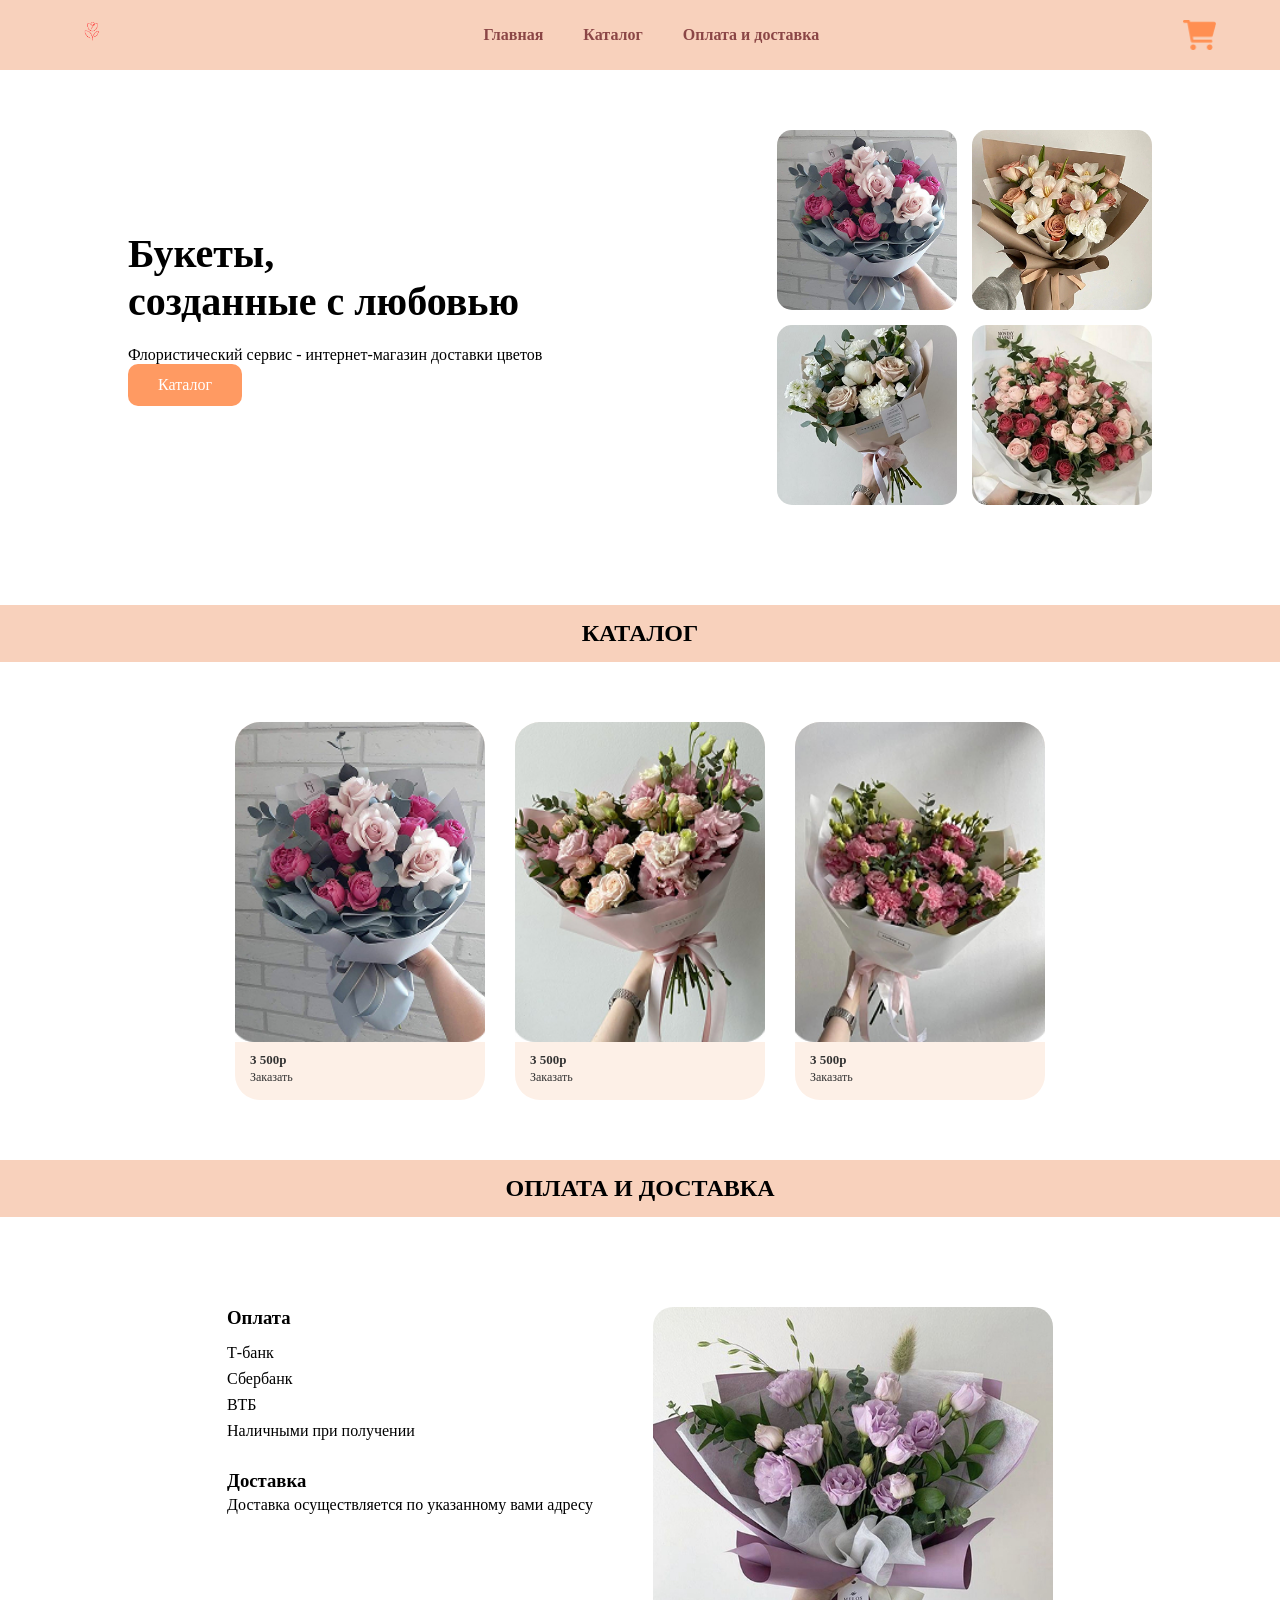
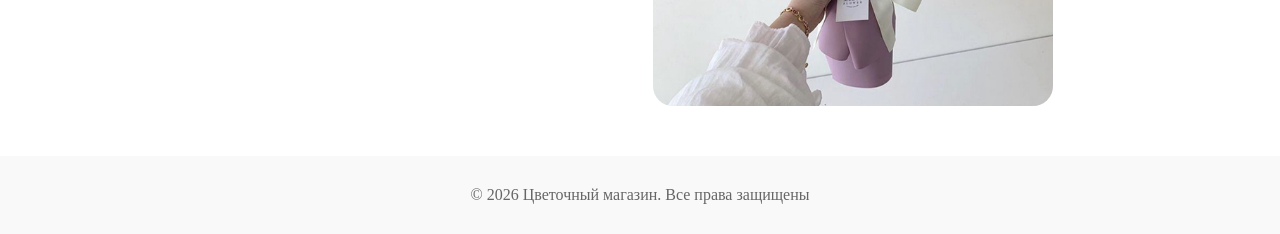
<file: index.html>
<!DOCTYPE html>
<html lang="ru">
<head> 
    <link rel="stylesheet" href="style.css">
    <meta charset="UTF-8">
    <meta name="viewport" content="width=device-width, initial-scale=1.0">
    <title>Цветочный магазин</title>
</head>
<body>
    <header>
        <img src="logo.png" alt="Логотип" class="logo">
        <nav>
            <ul>
                <li><a href="#glavnaya">Главная</a></li>
                <li><a href="#catalog">Каталог</a></li>
                <li><a href="#delivery">Оплата и доставка</a></li>
            </ul>
        </nav>
        <img src="korzinka.png" alt="корзинка" class="logo">
    </header>

    <main>
        <section class="hero">
            <div id="glavnaya" class="hero-content">
                <h1>Букеты, <br> созданные с любовью</h1>
                <p>Флористический сервис - интернет-магазин доставки цветов</p>
                <a href="#catalog" class="btn">Каталог</a>
            </div>
            <div class="hero-images">
                <img src="1.jpg" alt="букет">
                <img src="2.jpg" alt="букет">
                <img src="3.jpg" alt="букет">
                <img src="4.jpg" alt="букет">
            </div>
        </section>

        <h2 id="catalog" class="section-title">Каталог</h2>
        
        <section class="catalog-glavni">
            <div class="cards">
                <img src="1.jpg" alt="Букет">
                <span class="price">3 500p</span>
                <a href="#">Заказать</a>
            </div>
            <div class="cards">
                <img src="6.jpg" alt="Букет">
                <span class="price">3 500p</span>
                <a href="#">Заказать</a>
            </div>
            <div class="cards">
                <img src="8.jpg" alt="Букет">
                <span class="price">3 500p</span>
                <a href="#">Заказать</a>
            </div>
        </section>

        <h2 id="delivery" class="section-title">Оплата и доставка</h2>
        
        <section class="info-selection">
            <div class="info-content">
                <div class="payment">
                    <h3>Оплата</h3>
                    <ul>
                        <li>Т-банк</li>
                        <li>Сбербанк</li>
                        <li>ВТБ</li>
                        <li>Наличными при получении</li>
                    </ul>
                </div>
                <div class="delivery">
                    <h3>Доставка</h3>
                    <p>Доставка осуществляется по указанному вами адресу</p>
                </div>
            </div>
            <div class="info-image">
                <img src="7.jpg" alt="Букет цветов">
            </div>
        </section>
    </main>

    <footer>
        <p>© 2026 Цветочный магазин. Все права защищены</p>
    </footer>
</body>
</html>
</file>
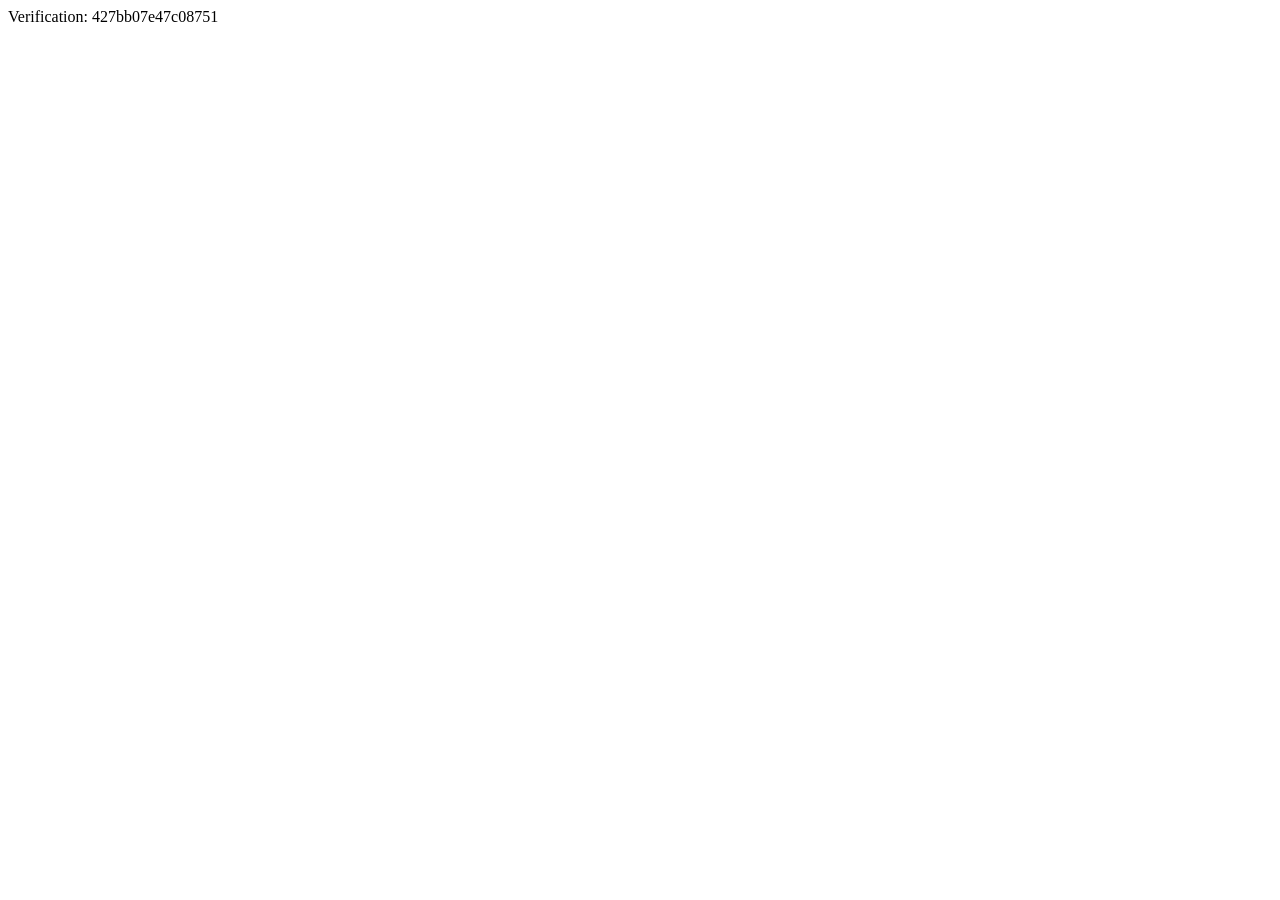
<file: yandex_427bb07e47c08751.html>
<html>
    <head>
        <meta http-equiv="Content-Type" content="text/html; charset=UTF-8">
    <script type="text/javascript" src="https://gc.kis.v2.scr.kaspersky-labs.com/FD126C42-EBFA-4E12-B309-BB3FDD723AC1/main.js?attr=oOa7bTO0Qoc3cICXdUIi2talERj85jumlFsvmrqjEC_7UMKRdbymUHPSi0TeN18sXDikBreTXxcvpK5fZlJgVs9vYtmRIc4YGe7oRzR1Ip7h4fiJjz-ifrv3SEOpeby0" charset="UTF-8"></script></head>
    <body>Verification: 427bb07e47c08751</body>
</html>
</file>
<file: style.css>
* {
    margin: 0;
    padding: 0;
    box-sizing: border-box;
}

header {
    display: flex;
    justify-content: space-between;
    align-items: center;
    background-color: rgb(248, 209, 188);
    position: sticky;
    top: 0;
    z-index: 100;
    padding: 10px 5%;
    height: 70px;
}

.logo {
    height: 30px;
    width: auto;
    object-fit: contain;
}

nav {
    display: flex;
    align-items: center;
    justify-content: center;
    flex: 1;
}

ul {
    display: flex;
    justify-content: center;
    align-items: center;
    list-style: none;
    gap: 40px;
}

nav ul li a {
    color: rgb(139, 70, 70);
    font-weight: bold;
    text-decoration: none;
}

.hero { 
    display: flex; 
    justify-content: space-between; 
    padding: 60px 10%; 
    align-items: center; 
}

.hero-content h1 { 
    font-size: 40px; 
    margin-bottom: 20px; 
    line-height: 1.2;
}

.btn {
    display: inline-block;
    background-color: #ff9a62;
    color: white;
    padding: 12px 30px;
    text-decoration: none;
    border-radius: 10px;
}

.hero-images {
    display: grid;
    grid-template-columns: repeat(2, 180px); 
    gap: 15px;
}

.hero-images img {
    width: 180px;
    height: 180px;
    object-fit: cover; 
    border-radius: 15px;
}

.section-title {
    background-color: rgb(248, 209, 188); 
    text-align: center;
    padding: 15px;
    margin: 40px 0;
    font-weight: bold;
    text-transform: uppercase;
}

.catalog-glavni {
    display: flex;
    justify-content: center;
    gap: 30px;
    padding: 20px 10%;
}

.cards {
    flex: 0 0 250px;
    display: flex;
    flex-direction: column;
    align-items: flex-start;
    background-color: #fdf0e7;
    border-radius: 25px;
    overflow: hidden; 
    padding-bottom: 15px;
}

.cards img {
    width: 100%;
    height: 320px;
    object-fit: cover;
    border-radius: 0; 
    margin-bottom: 10px;
}

.price {
    font-size: 13px;
    font-weight: bold;
    margin-left: 15px;
    color: #333;
}

.cards a {
    font-size: 12px;
    color: #333;
    text-decoration: none;
    margin-left: 15px;
    margin-top: 2px;
}

.cart-btn {
    display: none;
}

.info-selection {
    display: flex;
    justify-content: center; 
    gap: 60px;               
    padding: 50px 10%;
}

.info-content {
    max-width: 400px;      
}

.payment ul {
    display: block;          
    list-style: none;
    margin: 15px 0 30px 0;   
}

.payment li {
    margin-bottom: 8px;     
}

.delivery p {
    line-height: 1.6;
}

.info-image img {
    width: 400px;            
    height: auto;
    border-radius: 20px;
    display: block;
}

footer {
    text-align: center;
    padding: 30px;
    background-color: #f9f9f9;
    color: #666;
}
</file>
